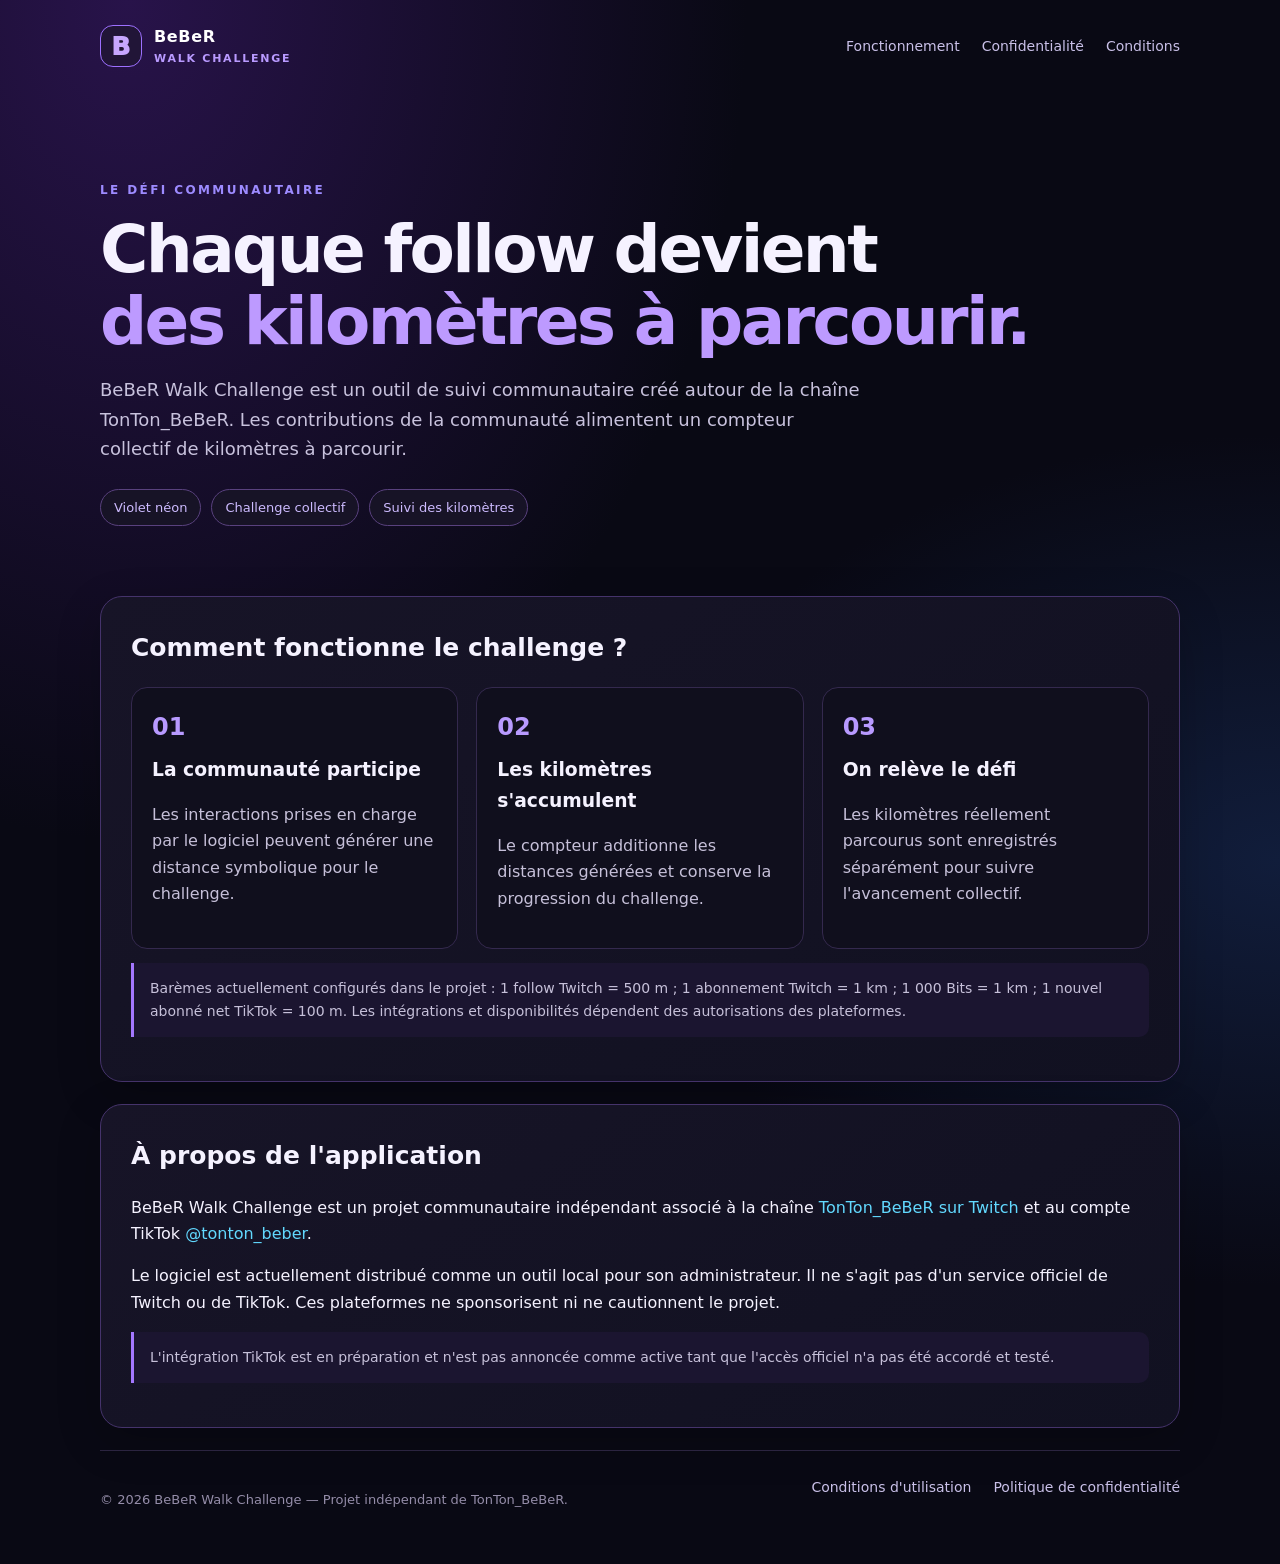
<file: index.html>
<!doctype html>
<html lang="fr">
<head>
<meta charset="utf-8"><meta name="viewport" content="width=device-width,initial-scale=1">
<title>BeBeR Walk Challenge</title>
<meta name="description" content="BeBeR Walk Challenge : un défi communautaire où les interactions de la communauté deviennent des kilomètres à parcourir.">
<link rel="stylesheet" href="style.css">
</head>
<body>
<header class="wrap">
  <a class="brand" href="index.html"><span class="mark">B</span><span>BeBeR <b>WALK CHALLENGE</b></span></a>
  <nav><a href="#fonctionnement">Fonctionnement</a><a href="privacy.html">Confidentialité</a><a href="terms.html">Conditions</a></nav>
</header>
<main class="wrap">
  <section class="hero">
    <p class="eyebrow">LE DÉFI COMMUNAUTAIRE</p>
    <h1>Chaque follow devient<br><em>des kilomètres à parcourir.</em></h1>
    <p class="lead">BeBeR Walk Challenge est un outil de suivi communautaire créé autour de la chaîne TonTon_BeBeR. Les contributions de la communauté alimentent un compteur collectif de kilomètres à parcourir.</p>
    <div class="chips"><span>Violet néon</span><span>Challenge collectif</span><span>Suivi des kilomètres</span></div>
  </section>
  <section id="fonctionnement" class="panel">
    <h2>Comment fonctionne le challenge ?</h2>
    <div class="grid">
      <article><strong class="number">01</strong><h3>La communauté participe</h3><p>Les interactions prises en charge par le logiciel peuvent générer une distance symbolique pour le challenge.</p></article>
      <article><strong class="number">02</strong><h3>Les kilomètres s'accumulent</h3><p>Le compteur additionne les distances générées et conserve la progression du challenge.</p></article>
      <article><strong class="number">03</strong><h3>On relève le défi</h3><p>Les kilomètres réellement parcourus sont enregistrés séparément pour suivre l'avancement collectif.</p></article>
    </div>
    <p class="note">Barèmes actuellement configurés dans le projet : 1 follow Twitch = 500 m ; 1 abonnement Twitch = 1 km ; 1 000 Bits = 1 km ; 1 nouvel abonné net TikTok = 100 m. Les intégrations et disponibilités dépendent des autorisations des plateformes.</p>
  </section>
  <section class="panel">
    <h2>À propos de l'application</h2>
    <p>BeBeR Walk Challenge est un projet communautaire indépendant associé à la chaîne <a href="https://www.twitch.tv/tonton_beber" target="_blank" rel="noopener">TonTon_BeBeR sur Twitch</a> et au compte TikTok <a href="https://www.tiktok.com/@tonton_beber" target="_blank" rel="noopener">@tonton_beber</a>.</p>
    <p>Le logiciel est actuellement distribué comme un outil local pour son administrateur. Il ne s'agit pas d'un service officiel de Twitch ou de TikTok. Ces plateformes ne sponsorisent ni ne cautionnent le projet.</p>
    <p class="note">L'intégration TikTok est en préparation et n'est pas annoncée comme active tant que l'accès officiel n'a pas été accordé et testé.</p>
  </section>
</main>
<footer class="wrap">
  <p>© 2026 BeBeR Walk Challenge — Projet indépendant de TonTon_BeBeR.</p>
  <div><a href="terms.html">Conditions d'utilisation</a><a href="privacy.html">Politique de confidentialité</a></div>
</footer>
</body></html>
</file>
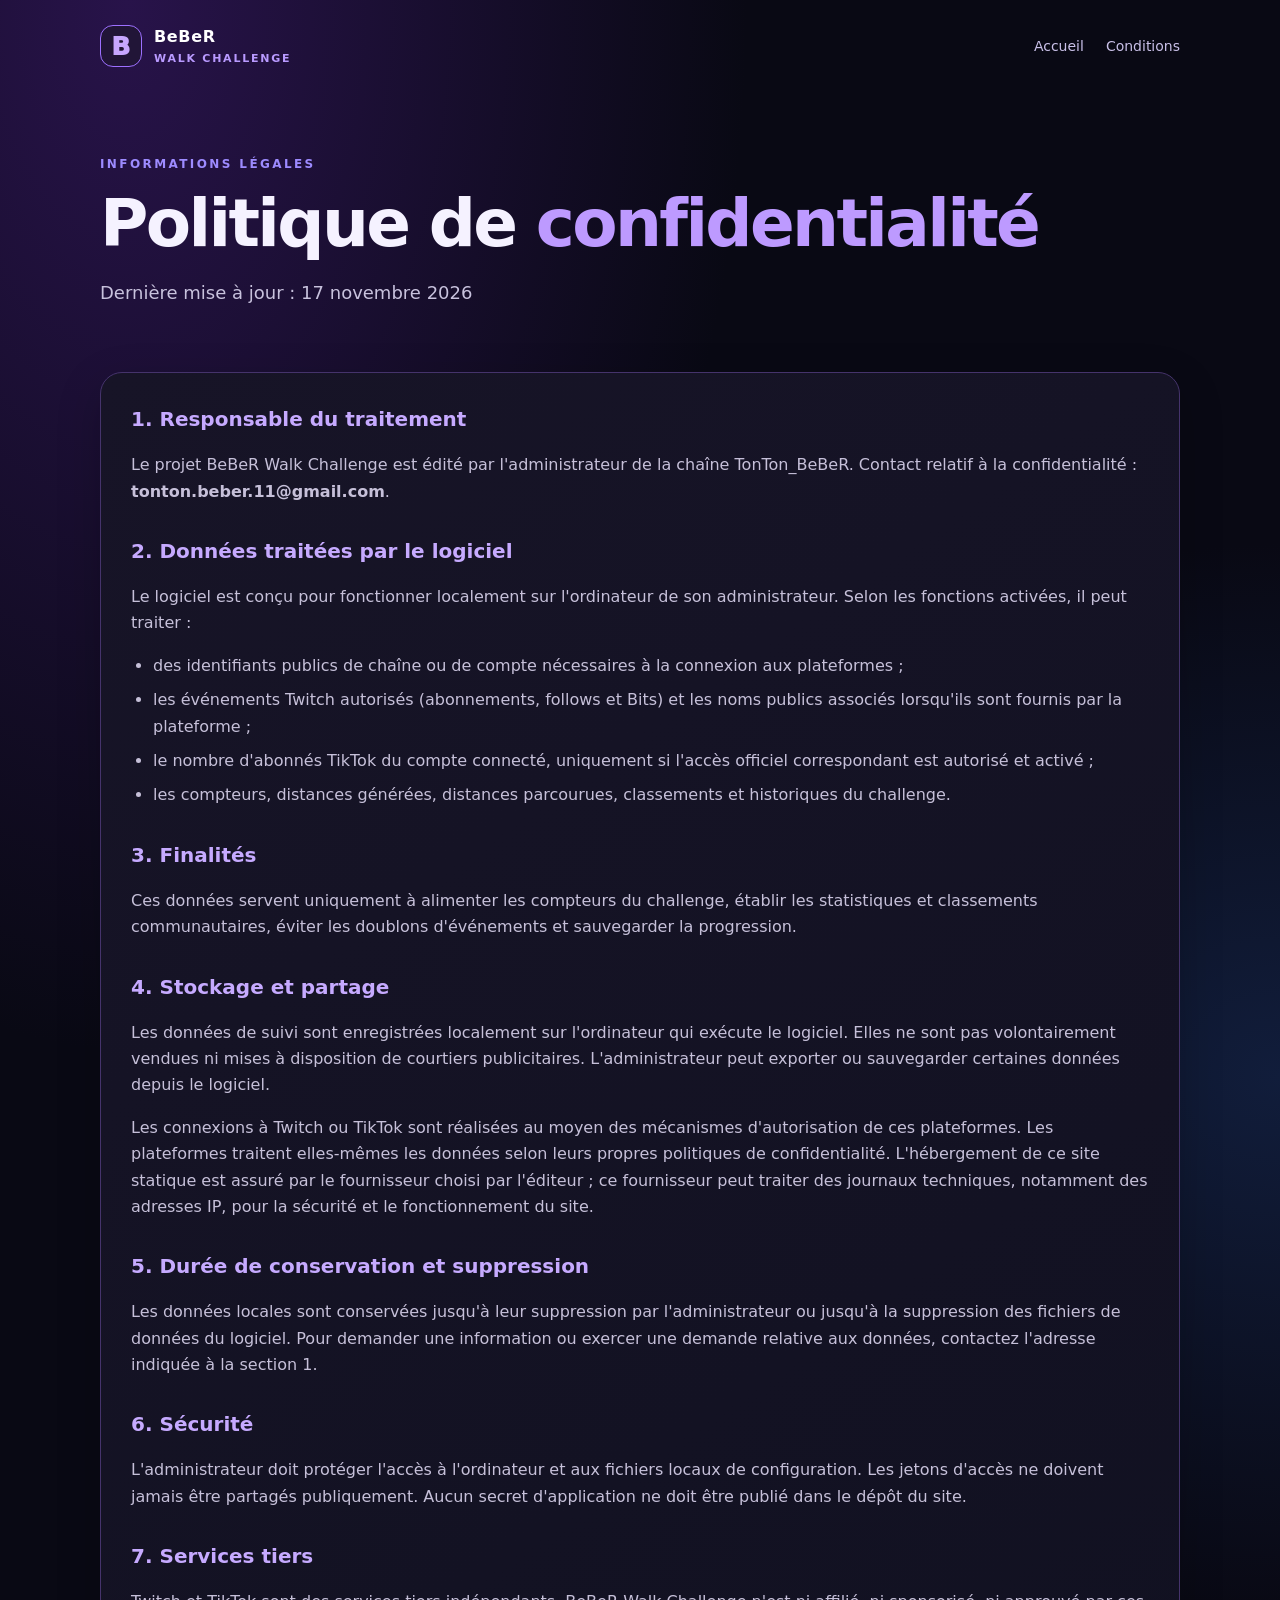
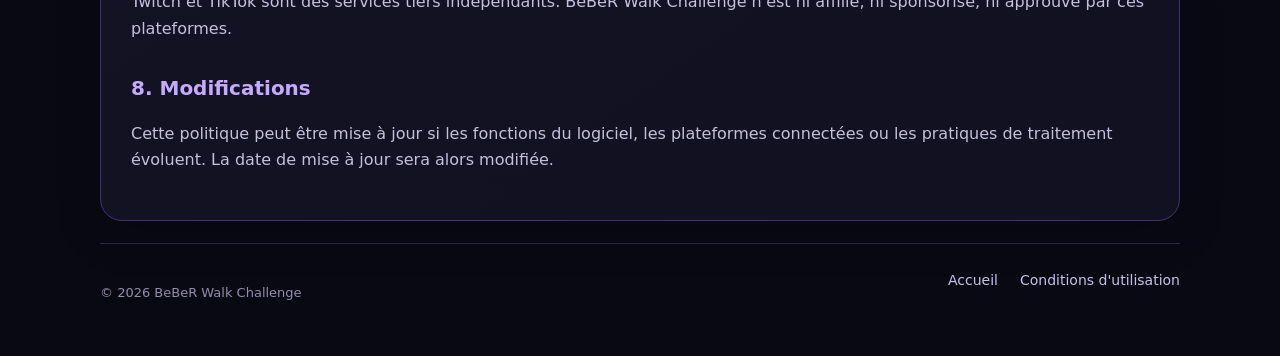
<file: privacy.html>
<!doctype html>
<html lang="fr"><head><meta charset="utf-8"><meta name="viewport" content="width=device-width,initial-scale=1"><title>Politique de confidentialité — BeBeR Walk Challenge</title><link rel="stylesheet" href="style.css"></head>
<body><header class="wrap"><a class="brand" href="index.html"><span class="mark">B</span><span>BeBeR <b>WALK CHALLENGE</b></span></a><nav><a href="index.html">Accueil</a><a href="terms.html">Conditions</a></nav></header>
<main class="wrap"><section class="hero compact"><p class="eyebrow">INFORMATIONS LÉGALES</p><h1>Politique de <em>confidentialité</em></h1><p class="lead">Dernière mise à jour : 17 novembre 2026</p></section>
<article class="panel prose">
<h2>1. Responsable du traitement</h2>
<p>Le projet BeBeR Walk Challenge est édité par l'administrateur de la chaîne TonTon_BeBeR. Contact relatif à la confidentialité : <strong>tonton.beber.11@gmail.com</strong>.</p>
<h2>2. Données traitées par le logiciel</h2>
<p>Le logiciel est conçu pour fonctionner localement sur l'ordinateur de son administrateur. Selon les fonctions activées, il peut traiter :</p>
<ul><li>des identifiants publics de chaîne ou de compte nécessaires à la connexion aux plateformes ;</li><li>les événements Twitch autorisés (abonnements, follows et Bits) et les noms publics associés lorsqu'ils sont fournis par la plateforme ;</li><li>le nombre d'abonnés TikTok du compte connecté, uniquement si l'accès officiel correspondant est autorisé et activé ;</li><li>les compteurs, distances générées, distances parcourues, classements et historiques du challenge.</li></ul>
<h2>3. Finalités</h2>
<p>Ces données servent uniquement à alimenter les compteurs du challenge, établir les statistiques et classements communautaires, éviter les doublons d'événements et sauvegarder la progression.</p>
<h2>4. Stockage et partage</h2>
<p>Les données de suivi sont enregistrées localement sur l'ordinateur qui exécute le logiciel. Elles ne sont pas volontairement vendues ni mises à disposition de courtiers publicitaires. L'administrateur peut exporter ou sauvegarder certaines données depuis le logiciel.</p>
<p>Les connexions à Twitch ou TikTok sont réalisées au moyen des mécanismes d'autorisation de ces plateformes. Les plateformes traitent elles-mêmes les données selon leurs propres politiques de confidentialité. L'hébergement de ce site statique est assuré par le fournisseur choisi par l'éditeur ; ce fournisseur peut traiter des journaux techniques, notamment des adresses IP, pour la sécurité et le fonctionnement du site.</p>
<h2>5. Durée de conservation et suppression</h2>
<p>Les données locales sont conservées jusqu'à leur suppression par l'administrateur ou jusqu'à la suppression des fichiers de données du logiciel. Pour demander une information ou exercer une demande relative aux données, contactez l'adresse indiquée à la section 1.</p>
<h2>6. Sécurité</h2>
<p>L'administrateur doit protéger l'accès à l'ordinateur et aux fichiers locaux de configuration. Les jetons d'accès ne doivent jamais être partagés publiquement. Aucun secret d'application ne doit être publié dans le dépôt du site.</p>
<h2>7. Services tiers</h2>
<p>Twitch et TikTok sont des services tiers indépendants. BeBeR Walk Challenge n'est ni affilié, ni sponsorisé, ni approuvé par ces plateformes.</p>
<h2>8. Modifications</h2>
<p>Cette politique peut être mise à jour si les fonctions du logiciel, les plateformes connectées ou les pratiques de traitement évoluent. La date de mise à jour sera alors modifiée.</p>
</article></main><footer class="wrap"><p>© 2026 BeBeR Walk Challenge</p><div><a href="index.html">Accueil</a><a href="terms.html">Conditions d'utilisation</a></div></footer></body></html>
</file>
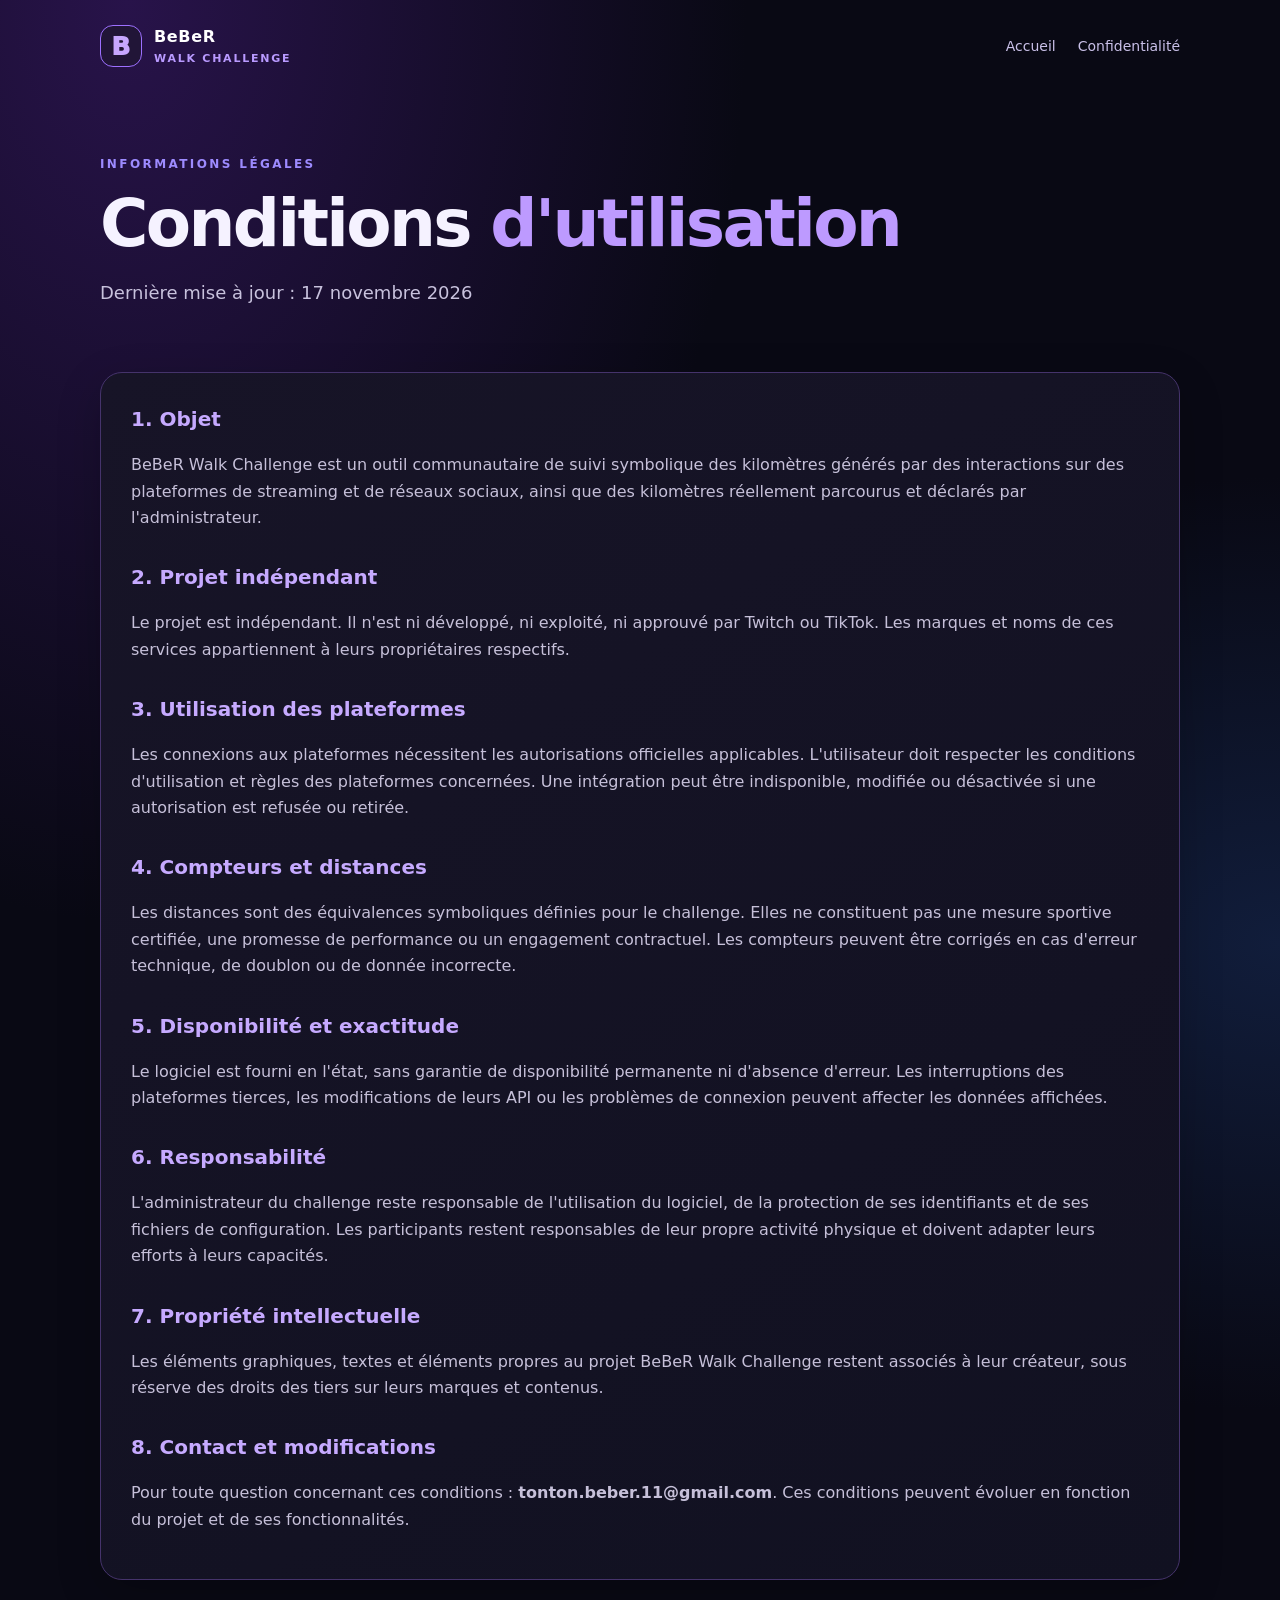
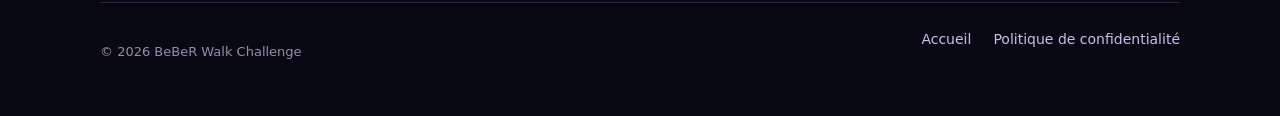
<file: terms.html>
<!doctype html>
<html lang="fr"><head><meta charset="utf-8"><meta name="viewport" content="width=device-width,initial-scale=1"><title>Conditions d'utilisation — BeBeR Walk Challenge</title><link rel="stylesheet" href="style.css"></head>
<body><header class="wrap"><a class="brand" href="index.html"><span class="mark">B</span><span>BeBeR <b>WALK CHALLENGE</b></span></a><nav><a href="index.html">Accueil</a><a href="privacy.html">Confidentialité</a></nav></header>
<main class="wrap"><section class="hero compact"><p class="eyebrow">INFORMATIONS LÉGALES</p><h1>Conditions <em>d'utilisation</em></h1><p class="lead">Dernière mise à jour : 17 novembre 2026</p></section>
<article class="panel prose">
<h2>1. Objet</h2><p>BeBeR Walk Challenge est un outil communautaire de suivi symbolique des kilomètres générés par des interactions sur des plateformes de streaming et de réseaux sociaux, ainsi que des kilomètres réellement parcourus et déclarés par l'administrateur.</p>
<h2>2. Projet indépendant</h2><p>Le projet est indépendant. Il n'est ni développé, ni exploité, ni approuvé par Twitch ou TikTok. Les marques et noms de ces services appartiennent à leurs propriétaires respectifs.</p>
<h2>3. Utilisation des plateformes</h2><p>Les connexions aux plateformes nécessitent les autorisations officielles applicables. L'utilisateur doit respecter les conditions d'utilisation et règles des plateformes concernées. Une intégration peut être indisponible, modifiée ou désactivée si une autorisation est refusée ou retirée.</p>
<h2>4. Compteurs et distances</h2><p>Les distances sont des équivalences symboliques définies pour le challenge. Elles ne constituent pas une mesure sportive certifiée, une promesse de performance ou un engagement contractuel. Les compteurs peuvent être corrigés en cas d'erreur technique, de doublon ou de donnée incorrecte.</p>
<h2>5. Disponibilité et exactitude</h2><p>Le logiciel est fourni en l'état, sans garantie de disponibilité permanente ni d'absence d'erreur. Les interruptions des plateformes tierces, les modifications de leurs API ou les problèmes de connexion peuvent affecter les données affichées.</p>
<h2>6. Responsabilité</h2><p>L'administrateur du challenge reste responsable de l'utilisation du logiciel, de la protection de ses identifiants et de ses fichiers de configuration. Les participants restent responsables de leur propre activité physique et doivent adapter leurs efforts à leurs capacités.</p>
<h2>7. Propriété intellectuelle</h2><p>Les éléments graphiques, textes et éléments propres au projet BeBeR Walk Challenge restent associés à leur créateur, sous réserve des droits des tiers sur leurs marques et contenus.</p>
<h2>8. Contact et modifications</h2><p>Pour toute question concernant ces conditions : <strong>tonton.beber.11@gmail.com</strong>. Ces conditions peuvent évoluer en fonction du projet et de ses fonctionnalités.</p>
</article></main><footer class="wrap"><p>© 2026 BeBeR Walk Challenge</p><div><a href="index.html">Accueil</a><a href="privacy.html">Politique de confidentialité</a></div></footer></body></html>
</file>
<file: style.css>
*{box-sizing:border-box}html{scroll-behavior:smooth}body{margin:0;background:#090914;color:#f5f2ff;font:16px/1.65 system-ui,-apple-system,Segoe UI,sans-serif;background-image:radial-gradient(ellipse at 10% 0%,#28134a 0,transparent 38%),radial-gradient(ellipse at 100% 55%,#111d3b 0,transparent 35%)}a{color:#62d9ff;text-decoration:none}a:hover{text-decoration:underline}.wrap{width:min(1080px,calc(100% - 36px));margin:auto}.brand{display:flex;align-items:center;gap:12px;color:white;font-weight:900;letter-spacing:.04em}.brand b{display:block;color:#b99aff;font-size:11px;letter-spacing:.16em}.mark{display:grid;place-items:center;width:42px;height:42px;border:1px solid #9d70ff;border-radius:13px;background:#211537;color:#c7a6ff;font-size:25px;font-weight:950}header{display:flex;justify-content:space-between;align-items:center;padding:24px 0;gap:20px}nav,footer div{display:flex;gap:22px;flex-wrap:wrap}nav a,footer a{color:#c9c0e8;font-size:14px}.hero{padding:76px 0 48px}.eyebrow{color:#9d8bff;font-size:12px;font-weight:800;letter-spacing:.2em}.hero h1{font-size:clamp(36px,6vw,66px);line-height:1.08;letter-spacing:-.04em;margin:14px 0}.hero h1 em{font-style:normal;color:#bd9aff}.lead{max-width:760px;color:#c8c2dd;font-size:18px}.chips{display:flex;gap:10px;flex-wrap:wrap;margin-top:25px}.chips span{border:1px solid #59417e;background:#171326;border-radius:99px;padding:7px 13px;color:#cdbbff;font-size:13px}.panel{margin:22px 0;padding:30px;border:1px solid #45336b;border-radius:22px;background:linear-gradient(145deg,#171427,#111121);box-shadow:0 14px 45px #0003}.panel h2{margin:0 0 18px;font-size:25px}.grid{display:grid;grid-template-columns:repeat(3,minmax(0,1fr));gap:18px}.grid article{padding:20px;border:1px solid #34294e;border-radius:16px;background:#100f1d}.number{color:#b89aff;font-size:24px}.grid h3{margin:8px 0}.grid p,.note,.prose p,.prose li{color:#c6c0d9}.note{padding:14px 16px;border-left:3px solid #a477ff;background:#1b1530;border-radius:0 10px 10px 0;font-size:14px}.compact{padding:50px 0 25px}.prose h2{margin:30px 0 8px;color:#c6aaff;font-size:20px}.prose h2:first-child{margin-top:0}.prose ul{padding-left:22px}.prose li{margin:8px 0}footer{padding:25px 0 40px;border-top:1px solid #2b2440;display:flex;justify-content:space-between;gap:18px;flex-wrap:wrap;color:#958da9;font-size:13px}@media(max-width:700px){header{align-items:flex-start;flex-direction:column}nav{gap:14px}.hero{padding:48px 0 28px}.panel{padding:22px}.grid{grid-template-columns:1fr}.lead{font-size:16px}footer{flex-direction:column}}
</file>
